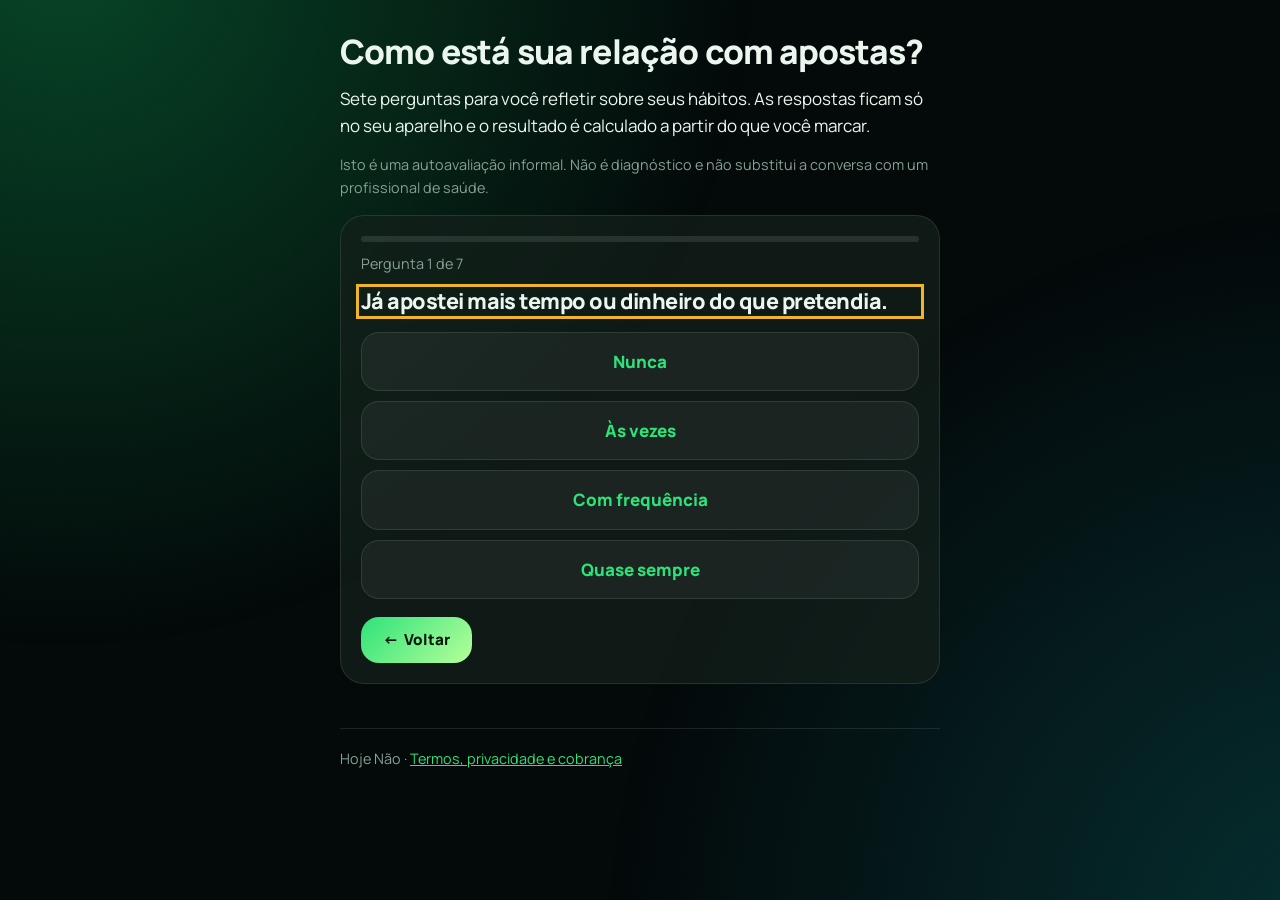
<file: index.html>
<!DOCTYPE html>
<html lang="pt-BR"><head><meta charset="utf-8">
<meta name="viewport" content="width=device-width,initial-scale=1">
<title>Autoavaliação: como está sua relação com apostas?</title>
<meta name="description" content="Sete perguntas para refletir sobre seus hábitos com apostas. Não é um diagnóstico.">
<link rel="stylesheet" href="style.css"></head>
<body><main>
<h1>Como está sua relação com apostas?</h1>
<p>Sete perguntas para você refletir sobre seus hábitos. As respostas ficam só no seu aparelho e o resultado é calculado a partir do que você marcar.</p>
<p class="muted">Isto é uma autoavaliação informal. Não é diagnóstico e não substitui a conversa com um profissional de saúde.</p>

<section id="quiz" class="box">
<div class="bar" aria-hidden="true"><i id="prog" style="width:0"></i></div>
<p class="muted" id="count" style="margin-top:10px"></p>
<h2 id="q" style="margin-top:0" tabindex="-1"></h2>
<div class="opts" id="opts"></div>
<button class="btn alt hide" id="back" type="button">Voltar</button>
</section>

<section id="result" class="hide" aria-live="polite">
<h2 id="rt" tabindex="-1"></h2>
<p id="rp"></p>
<div class="box note">
<p><strong>Se você quer conversar com alguém</strong></p>
<p>CVV: ligue 188, 24 horas, gratuito. CAPS AD: atendimento gratuito pelo SUS para quem quer cuidar do uso de álcool, drogas e jogos. Jogadores Anônimos: grupos de apoio gratuitos, presenciais e on-line.</p>
</div>
<p>Se quiser uma ferramenta de apoio no celular, conheça o Hoje Não. Ele conta seus dias sem apostar e ajuda na hora da vontade. É um apoio, não é tratamento.</p>
<a class="btn" href="2-oferta.html">Conhecer o Hoje Não</a>
<p style="margin-top:12px"><button class="btn alt" id="redo" type="button">Refazer a autoavaliação</button></p>
</section>

<footer class="muted">Hoje Não · <a href="termos.html">Termos, privacidade e cobrança</a></footer>
</main>
<script>
const Q=["Já apostei mais tempo ou dinheiro do que pretendia.","Sinto vontade forte de apostar quando estou estressado, ansioso ou entediado.","Já tentei parar ou reduzir e não consegui.","Escondo ou diminuo para outras pessoas o quanto aposto.","Já usei dinheiro de contas ou necessidades básicas para apostar.","Aposto mais para tentar recuperar o que perdi.","Apostar já prejudicou meu sono, trabalho ou relacionamentos."];
const O=["Nunca","Às vezes","Com frequência","Quase sempre"];
const R=[[5,"Sinais baixos","Suas respostas mostram poucos sinais de dificuldade. Vale manter atenção ao tempo e ao dinheiro que você gasta com apostas."],
[12,"Sinais moderados","Algumas respostas indicam que apostar pode estar pesando na sua rotina. Conversar com alguém de confiança ou com um profissional pode ajudar a entender melhor."],
[21,"Sinais fortes","Suas respostas indicam que apostar pode estar causando prejuízo importante. Procurar apoio profissional é um bom próximo passo, e os contatos abaixo são gratuitos."]];
let i=0,a=[];
const $=id=>document.getElementById(id);
function show(){
 $("prog").style.width=(i/Q.length*100)+"%";
 $("count").textContent="Pergunta "+(i+1)+" de "+Q.length;
 $("q").textContent=Q[i];
 $("opts").innerHTML="";
 O.forEach((t,n)=>{const b=document.createElement("button");b.type="button";b.className="btn alt";b.textContent=t;b.onclick=()=>{a[i]=n;i++;i<Q.length?show():done()};$("opts").appendChild(b)});
 $("back").classList.toggle("hide",i===0);
 $("q").focus();
}
function done(){
 const s=a.reduce((x,y)=>x+y,0),r=R.find(r=>s<=r[0]);
 $("quiz").classList.add("hide");$("result").classList.remove("hide");
 $("rt").textContent=r[1];$("rp").textContent=r[2];$("rt").focus();
}
$("back").onclick=()=>{i--;show()};
$("redo").onclick=()=>{i=0;a=[];$("result").classList.add("hide");$("quiz").classList.remove("hide");show()};
show();
</script></body></html>
</file>
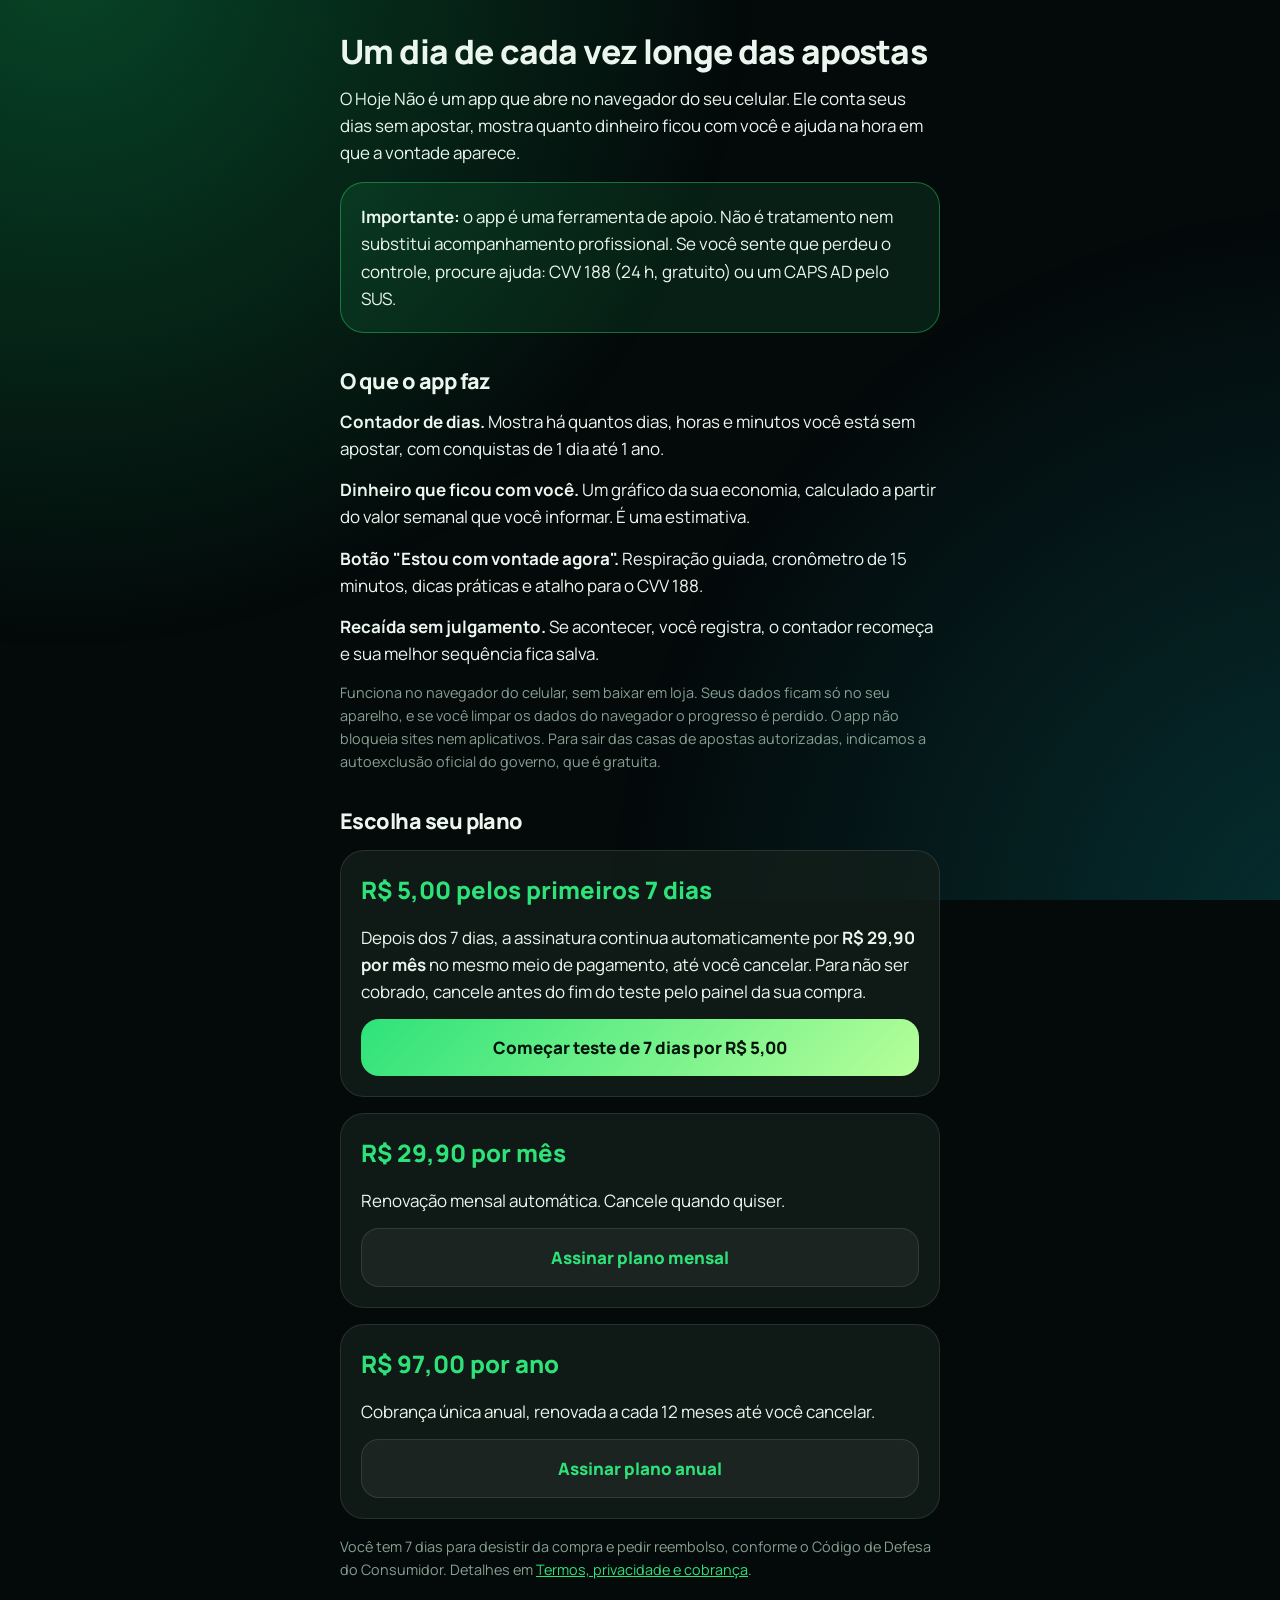
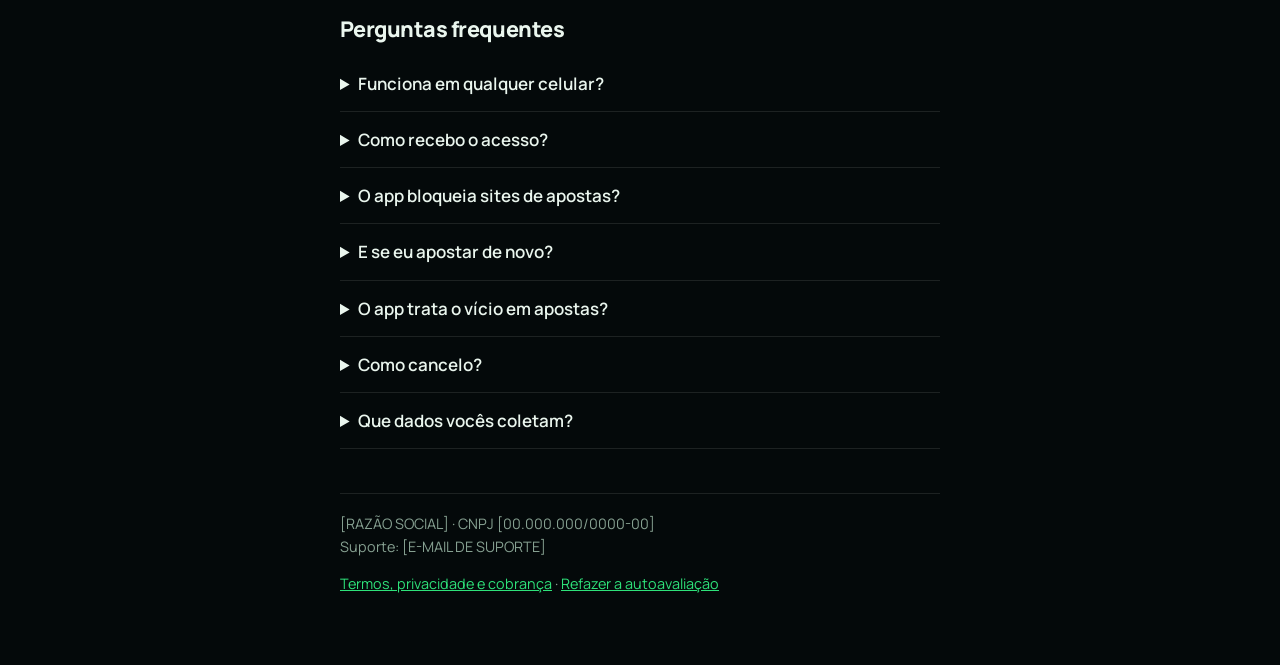
<file: 2-oferta.html>
<!DOCTYPE html>
<html lang="pt-BR"><head><meta charset="utf-8">
<meta name="viewport" content="width=device-width,initial-scale=1">
<title>Hoje Não: contador de dias sem apostar e apoio na hora da vontade</title>
<meta name="description" content="App que conta seus dias sem apostar, mostra quanto dinheiro ficou com você e ajuda na hora da vontade.">
<link rel="stylesheet" href="style.css"></head>
<body><main>
<h1>Um dia de cada vez longe das apostas</h1>
<p>O Hoje Não é um app que abre no navegador do seu celular. Ele conta seus dias sem apostar, mostra quanto dinheiro ficou com você e ajuda na hora em que a vontade aparece.</p>
<div class="box note"><strong>Importante:</strong> o app é uma ferramenta de apoio. Não é tratamento nem substitui acompanhamento profissional. Se você sente que perdeu o controle, procure ajuda: CVV 188 (24 h, gratuito) ou um CAPS AD pelo SUS.</div>

<h2>O que o app faz</h2>
<p><strong>Contador de dias.</strong> Mostra há quantos dias, horas e minutos você está sem apostar, com conquistas de 1 dia até 1 ano.</p>
<p><strong>Dinheiro que ficou com você.</strong> Um gráfico da sua economia, calculado a partir do valor semanal que você informar. É uma estimativa.</p>
<p><strong>Botão "Estou com vontade agora".</strong> Respiração guiada, cronômetro de 15 minutos, dicas práticas e atalho para o CVV 188.</p>
<p><strong>Recaída sem julgamento.</strong> Se acontecer, você registra, o contador recomeça e sua melhor sequência fica salva.</p>
<p class="muted">Funciona no navegador do celular, sem baixar em loja. Seus dados ficam só no seu aparelho, e se você limpar os dados do navegador o progresso é perdido. O app não bloqueia sites nem aplicativos. Para sair das casas de apostas autorizadas, indicamos a autoexclusão oficial do governo, que é gratuita.</p>

<h2>Escolha seu plano</h2>
<div class="box">
<p class="price">R$ 5,00 pelos primeiros 7 dias</p>
<p>Depois dos 7 dias, a assinatura continua automaticamente por <strong>R$ 29,90 por mês</strong> no mesmo meio de pagamento, até você cancelar. Para não ser cobrado, cancele antes do fim do teste pelo painel da sua compra.</p>
<a class="btn" href="https://pay.kiwify.com.br/ZNt9BVf">Começar teste de 7 dias por R$ 5,00</a>
</div>
<div class="box">
<p class="price">R$ 29,90 por mês</p>
<p>Renovação mensal automática. Cancele quando quiser.</p>
<a class="btn alt" href="https://pay.kiwify.com.br/Fqc5IGU">Assinar plano mensal</a>
</div>
<div class="box">
<p class="price">R$ 97,00 por ano</p>
<p>Cobrança única anual, renovada a cada 12 meses até você cancelar.</p>
<a class="btn alt" href="https://pay.kiwify.com.br/Sgh4cZC">Assinar plano anual</a>
</div>
<p class="muted">Você tem 7 dias para desistir da compra e pedir reembolso, conforme o Código de Defesa do Consumidor. Detalhes em <a href="termos.html">Termos, privacidade e cobrança</a>.</p>

<h2>Perguntas frequentes</h2>
<details><summary>Funciona em qualquer celular?</summary><p>Sim, em Android e iPhone. Ele abre no navegador, e você pode colocar um atalho na tela inicial pelo menu do navegador.</p></details>
<details><summary>Como recebo o acesso?</summary><p>[ACESSO]</p></details>
<details><summary>O app bloqueia sites de apostas?</summary><p>Não. Ele conta seus dias e ajuda na hora da vontade. Para sair das casas de apostas autorizadas, use a autoexclusão oficial do governo, que é gratuita.</p></details>
<details><summary>E se eu apostar de novo?</summary><p>Você registra a recaída no app, o contador recomeça e sua melhor sequência continua salva. Recomeçar faz parte do processo.</p></details>
<details><summary>O app trata o vício em apostas?</summary><p>Não. Ele é uma ferramenta de apoio. O tratamento é feito por profissionais de saúde, como psicólogos e psiquiatras, e por serviços como o CAPS AD.</p></details>
<details><summary>Como cancelo?</summary><p>Pelo painel da sua compra na Kiwify, a qualquer momento, ou pelo e-mail [E-MAIL DE SUPORTE].</p></details>
<details><summary>Que dados vocês coletam?</summary><p>Os dados do contador ficam só no seu aparelho. Os dados de pagamento são tratados pela Kiwify. Veja os detalhes nos <a href="termos.html">termos</a>.</p></details>

<footer class="muted">
<p>[RAZÃO SOCIAL] · CNPJ [00.000.000/0000-00]<br>Suporte: [E-MAIL DE SUPORTE]</p>
<p><a href="termos.html">Termos, privacidade e cobrança</a> · <a href="index.html">Refazer a autoavaliação</a></p>
</footer>
</main></body></html>
</file>
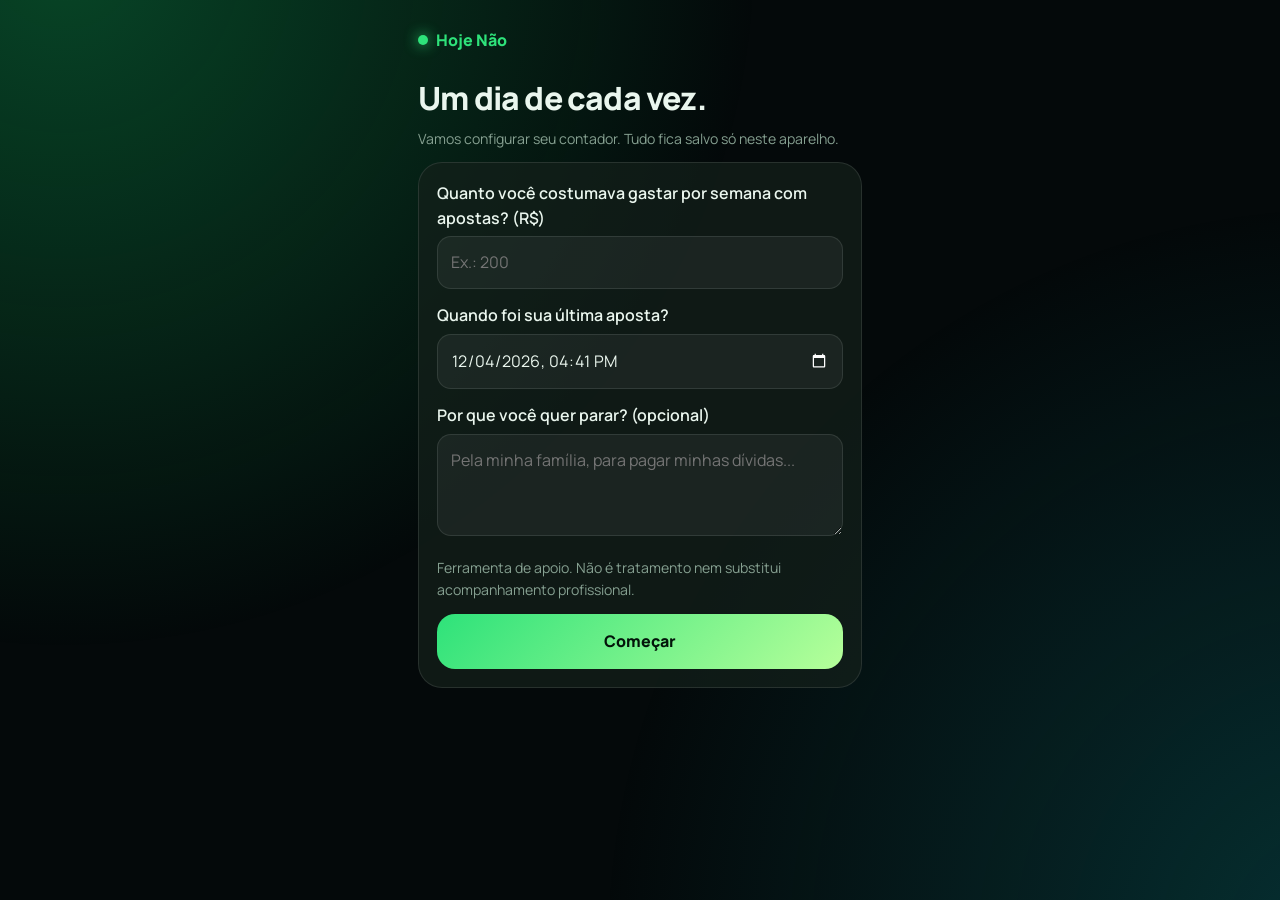
<file: app.html>
<!DOCTYPE html>
<html lang="pt-BR"><head><meta charset="utf-8">
<meta name="viewport" content="width=device-width,initial-scale=1,viewport-fit=cover">
<meta name="theme-color" content="#04090a">
<title>Hoje Não: contador de dias sem apostar</title>
<link rel="preconnect" href="https://fonts.googleapis.com"><link rel="preconnect" href="https://fonts.gstatic.com" crossorigin>
<link href="https://fonts.googleapis.com/css2?family=Manrope:wght@400;600;800&display=swap" rel="stylesheet">
<style>
:root{--bg:#04090a;--ink:#eaf6ee;--mut:#86a091;--g:#2ee27a;--glass:rgba(255,255,255,.05);--bd:rgba(255,255,255,.1);--warm:#ffab5e;color-scheme:dark}
*{box-sizing:border-box;-webkit-tap-highlight-color:transparent}
html{background:var(--bg)}
body{margin:0;min-height:100vh;color:var(--ink);font:16px/1.55 Manrope,system-ui,sans-serif;overflow-x:hidden}
.orb{display:none}body::before{content:"";position:fixed;inset:0;z-index:-1;background:radial-gradient(circle at 5% -5%,rgba(12,143,74,.45),transparent 45%),radial-gradient(circle at 105% 105%,rgba(10,107,110,.4),transparent 45%)}
.o1{width:380px;height:380px;background:#0c8f4a;top:-120px;left:-100px}
.o2{width:320px;height:320px;background:#0a6b6e;bottom:-100px;right:-80px;animation-delay:-9s}
@keyframes fl{to{transform:translate(40px,60px) scale(1.15)}}
main{max-width:480px;margin:0 auto;padding:max(18px,env(safe-area-inset-top)) 18px 190px}
h1,h2,.num{letter-spacing:-.025em;margin:0}h1{font-size:2rem;font-weight:800;line-height:1.1}
h2{font-size:.8rem;font-weight:600;color:var(--mut);text-transform:uppercase;letter-spacing:.1em;margin-bottom:10px}
p{margin:0 0 10px}.mut{color:var(--mut);font-size:.88rem}a{color:var(--g)}
.glass{background:rgba(20,32,27,.72);border:1px solid var(--bd);border-radius:24px;padding:18px;margin:12px 0}
.top{display:flex;justify-content:space-between;align-items:center;margin-bottom:6px}
.brand{font-weight:800;display:flex;gap:8px;align-items:center}.dot{width:10px;height:10px;border-radius:50%;background:var(--g);box-shadow:0 0 14px var(--g)}
.ic{background:var(--glass);border:1px solid var(--bd);color:var(--ink);width:40px;height:40px;border-radius:50%;font-size:1.1rem;cursor:pointer;transition:.3s}.ic:hover{transform:rotate(60deg)}
.pg{display:none}.pg.on{display:block}
.on>*{animation:in .6s cubic-bezier(.2,.8,.2,1) both}
.on>:nth-child(2){animation-delay:.07s}.on>:nth-child(3){animation-delay:.14s}.on>:nth-child(4){animation-delay:.21s}.on>:nth-child(5){animation-delay:.28s}
@keyframes in{from{opacity:0;transform:translateY(16px)}}
.greet{text-align:center;color:var(--mut);margin:14px 0 0}
.ringw{position:relative;width:250px;height:250px;margin:10px auto}
.ringw svg{width:100%;height:100%;transform:rotate(-90deg)}
.trk{fill:none;stroke:rgba(255,255,255,.07);stroke-width:12}
.prg{fill:none;stroke-width:12;stroke-linecap:round;stroke-dasharray:653.45;stroke-dashoffset:653.45;transition:stroke-dashoffset 1.6s cubic-bezier(.2,.8,.2,1)}
.ctr{position:absolute;inset:0;display:grid;place-content:center;text-align:center}
.num{font-size:4.6rem;font-weight:800;line-height:1;background:linear-gradient(180deg,#fff,#9af5b8);-webkit-background-clip:text;background-clip:text;color:transparent}
.tm{text-align:center;font-weight:600;font-variant-numeric:tabular-nums;margin:0}
.two{display:grid;grid-template-columns:1fr 1fr;gap:12px}.two .glass{margin:0;padding:16px}
.val{font-size:1.45rem;font-weight:800;color:var(--g);font-variant-numeric:tabular-nums}
.bd9{display:grid;grid-template-columns:repeat(3,1fr);gap:10px}
.bd{aspect-ratio:1;border-radius:20px;border:1px solid var(--bd);background:var(--glass);display:grid;place-content:center;text-align:center;opacity:.4;transition:.5s}
.bd b{font-size:1.8rem;line-height:1}.bd small{font-size:.68rem;color:var(--mut)}
.bd.u{opacity:1;border-color:rgba(46,226,122,.6);background:rgba(46,226,122,.1);box-shadow:0 0 24px rgba(46,226,122,.18);animation:pop .7s var(--d,0s) cubic-bezier(.2,.9,.3,1.3) both}
@keyframes pop{from{opacity:0;transform:scale(.8)}}
svg.ch{width:100%;height:auto;display:block}
@keyframes dr{to{stroke-dashoffset:0}}
.btn{display:block;width:100%;border:0;border-radius:18px;padding:15px;font:inherit;font-weight:800;cursor:pointer;color:#03140a;text-align:center;text-decoration:none;background:linear-gradient(135deg,#2ee27a,#b6ff9a);transition:transform .25s,box-shadow .25s}
.btn:hover{box-shadow:0 8px 28px rgba(46,226,122,.35)}.btn:active{transform:scale(.97)}
.btn.alt{background:var(--glass);color:var(--g);border:1px solid var(--bd)}
.fab{position:fixed;left:50%;bottom:calc(92px + env(safe-area-inset-bottom,0px));transform:translateX(-50%);width:min(440px,calc(100% - 36px));background:linear-gradient(135deg,#ff9a4d,#ffc27a);color:#1a0a02;z-index:5;box-shadow:0 6px 24px rgba(255,171,94,.35)}
.fab:active{transform:translateX(-50%) scale(.97)}
@keyframes pul{0%{box-shadow:0 0 0 0 rgba(255,171,94,.5)}70%,100%{box-shadow:0 0 0 18px rgba(255,171,94,0)}}
.tabs{position:fixed;left:50%;bottom:calc(14px + env(safe-area-inset-bottom,0px));transform:translateX(-50%);width:min(440px,calc(100% - 36px));display:grid;grid-template-columns:repeat(3,1fr);padding:5px;border-radius:22px;background:rgba(10,18,15,.96);border:1px solid var(--bd);z-index:6;--i:0}
.ind{position:absolute;top:5px;bottom:5px;left:5px;width:calc((100% - 10px)/3);border-radius:17px;background:rgba(46,226,122,.16);border:1px solid rgba(46,226,122,.4);transform:translateX(calc(var(--i)*100%));transition:transform .5s cubic-bezier(.3,1.25,.4,1)}
.tabs button{position:relative;background:none;border:0;color:var(--mut);font:600 .72rem Manrope,system-ui;padding:9px 0;display:grid;justify-items:center;gap:2px;cursor:pointer;transition:color .3s}
.tabs button[aria-selected=true]{color:var(--g)}
.tabs svg{width:22px;height:22px;fill:none;stroke:currentColor;stroke-width:1.8;stroke-linejoin:round}
label{display:block;font-weight:600;margin:14px 0 6px}
input,textarea{width:100%;font:inherit;padding:13px;border-radius:14px;border:1px solid var(--bd);background:rgba(255,255,255,.05);color:var(--ink);transition:border-color .3s,box-shadow .3s}
input:focus,textarea:focus{outline:0;border-color:var(--g);box-shadow:0 0 0 4px rgba(46,226,122,.15)}
:focus-visible{outline:3px solid #f0b429;outline-offset:2px}
.sheet{position:fixed;inset:0;z-index:20;display:flex;flex-direction:column;align-items:center;padding:max(22px,env(safe-area-inset-top)) 22px calc(22px + env(safe-area-inset-bottom,0px));background:radial-gradient(circle at 50% 30%,#0b3b25,#03080a 70%);overflow:auto;opacity:0;visibility:hidden;transform:translateY(40px);transition:opacity .5s,transform .6s cubic-bezier(.2,.8,.2,1),visibility 0s .6s}
.sheet.on{opacity:1;visibility:visible;transform:none;transition-delay:0s}
.sheet>div{width:100%;max-width:420px;text-align:center}
.orbw{position:relative;width:200px;height:200px;margin:14px auto;display:grid;place-content:center}
.orbw i{position:absolute;inset:0;border-radius:50%;background:radial-gradient(circle at 35% 30%,#b6ff9a,#2ee27a 55%,#0c8f4a);box-shadow:0 0 70px rgba(46,226,122,.5);transform:scale(.55);transition:transform 4s ease-in-out}
.orbw b{position:relative;color:#03140a;font-size:1.3rem}
.cd{font-size:2.2rem;font-weight:800;font-variant-numeric:tabular-nums;margin:6px 0}
.cdr{height:6px;background:rgba(255,255,255,.1);border-radius:3px;overflow:hidden;margin:0 auto 14px;max-width:260px}.cdr i{display:block;height:100%;width:100%;background:var(--g);transform-origin:left;transition:transform 1s linear}
.tip{min-height:84px;display:grid;place-content:center;padding:14px;border-radius:18px;background:var(--glass);border:1px solid var(--bd);transition:opacity .25s}
.tip.f{opacity:0}
dialog{background:#0b1411;color:var(--ink);border:1px solid var(--bd);border-radius:24px;padding:22px;max-width:min(440px,92vw);width:100%}
dialog::backdrop{background:rgba(0,0,0,.7)}
dialog[open]{animation:pop2 .4s cubic-bezier(.2,.9,.3,1.2)}
@keyframes pop2{from{opacity:0;transform:scale(.93) translateY(12px)}}
.seg{display:grid;grid-template-columns:1fr 1fr;gap:6px;padding:5px;border-radius:16px;background:var(--glass);border:1px solid var(--bd);margin:10px 0}
.seg button{border:0;border-radius:12px;padding:10px;background:none;color:var(--mut);font:700 .9rem Manrope,system-ui;cursor:pointer;transition:.3s}
.seg button[aria-selected=true]{background:rgba(46,226,122,.16);color:var(--g)}
.steps{counter-reset:s;list-style:none;padding:0;margin:8px 0;text-align:left}
.steps li{counter-increment:s;position:relative;padding:12px 12px 12px 54px;margin:8px 0;background:var(--glass);border:1px solid var(--bd);border-radius:16px;animation:in .5s both}
.steps li::before{content:counter(s);position:absolute;left:13px;top:12px;width:28px;height:28px;border-radius:50%;background:rgba(46,226,122,.16);border:1px solid rgba(46,226,122,.5);color:var(--g);display:grid;place-content:center;font-weight:800}
#sp>div{text-align:left}#sp h2{margin-top:20px}
.hn{color:var(--g);font-weight:800}.hide{display:none!important}.gap{display:grid;gap:8px;margin-top:12px}
@media(prefers-reduced-motion:reduce){*,*::before{animation:none!important;transition:none!important}}
</style></head>
<body><i class="orb o1"></i><i class="orb o2"></i>
<main>
<section id="setup" class="pg on">
<div class="brand" style="margin:10px 0 28px"><i class="dot"></i><span class="hn">Hoje Não</span></div>
<h1>Um dia de cada vez.</h1>
<p class="mut" style="margin-top:12px">Vamos configurar seu contador. Tudo fica salvo só neste aparelho.</p>
<div class="glass"><label for="sw" style="margin-top:0">Quanto você costumava gastar por semana com apostas? (R$)</label>
<input id="sw" type="number" min="0" step="10" inputmode="decimal" placeholder="Ex.: 200">
<label for="ss">Quando foi sua última aposta?</label><input id="ss" type="datetime-local">
<label for="sr">Por que você quer parar? (opcional)</label><textarea id="sr" rows="3" placeholder="Pela minha família, para pagar minhas dívidas..."></textarea>
<p class="mut" style="margin:14px 0">Ferramenta de apoio. Não é tratamento nem substitui acompanhamento profissional.</p>
<button class="btn" id="go" type="button">Começar</button></div>
</section>

<div id="app" class="hide">
<header class="top"><div class="brand"><i class="dot"></i><span class="hn">Hoje Não</span></div><button class="ic" id="gear" type="button" aria-label="Configurações">⚙</button></header>

<section class="pg on" id="v0">
<p class="greet" id="gr"></p>
<div class="ringw"><svg viewBox="0 0 250 250"><defs><linearGradient id="rg" x1="0" y1="0" x2="1" y2="1"><stop offset="0" stop-color="#2ee27a"/><stop offset="1" stop-color="#d4ffb8"/></linearGradient></defs><circle class="trk" cx="125" cy="125" r="104"/><circle class="prg" id="rp" cx="125" cy="125" r="104" stroke="url(#rg)"/></svg>
<div class="ctr"><div class="num" id="d">0</div><div class="mut" id="dl">dias sem apostar</div></div></div>
<div><p class="tm" id="tm"></p><p class="mut" id="mt" style="text-align:center"></p></div>
<div class="two"><div class="glass"><h2>Economizado</h2><div class="val" id="sv">R$ 0,00</div></div><div class="glass"><h2>Em 1 ano</h2><div class="val" id="yr">R$ 0</div></div></div>
<div class="glass"><h2>Sua economia</h2><svg class="ch" id="ch" viewBox="0 0 320 150" role="img" aria-label="Gráfico da economia acumulada"></svg><p class="mut" id="chn" style="margin:8px 0 0"></p></div>
<div class="glass hide" id="rc"><h2>Meu motivo</h2><p id="rs" style="margin:0;font-size:1.05rem"></p></div>
</section>

<section class="pg" id="v1">
<div class="glass"><h2>Conquistas</h2><div class="bd9" id="bg"></div></div>
<div class="two"><div class="glass"><h2>Melhor sequência</h2><div class="val" id="best">0 dias</div></div><div class="glass"><h2>Vontades vencidas</h2><div class="val" id="ug">0</div></div></div>
<div class="glass"><h2>Próxima conquista</h2><p id="ms" style="font-size:1.1rem;font-weight:600"></p><p class="mut" style="margin:0">Cada dia conta. Continue.</p></div>
</section>

<section class="pg" id="v2">
<div class="glass"><h2>Apoio gratuito</h2>
<p>Se a vontade estiver muito forte ou você estiver mal, fale com alguém agora.</p>
<div class="gap"><a class="btn" href="tel:188">CVV: ligue 188 (24 h)</a>
<a class="btn alt" href="https://www.gov.br/fazenda/pt-br/composicao/orgaos/secretaria-de-premios-e-apostas/autoexclusao" target="_blank" rel="noopener">Autoexclusão oficial do governo</a></div>
<p class="mut" style="margin-top:12px">Também ajudam o CAPS AD (SUS, gratuito) e os grupos de Jogadores Anônimos.</p></div>
<div class="glass"><h2>Proteção extra</h2><p>Um filtro gratuito de DNS bloqueia sites de apostas no celular inteiro. Leva uns 5 minutos para configurar.</p><button class="btn alt" id="pe" type="button">Ver passo a passo</button></div>
<div class="glass"><h2>Recaiu?</h2><p>Acontece, e não apaga o que você construiu. Sua melhor sequência fica salva.</p><button class="btn alt" id="rel" type="button">Registrar uma recaída</button></div>
<p class="mut">O <span class="hn">Hoje Não</span> é uma ferramenta de apoio. Não é tratamento e não substitui acompanhamento profissional. <a href="termos.html">Termos e privacidade</a></p>
</section>

<button class="btn fab" id="urge" type="button">Estou com vontade agora</button>
<nav class="tabs" id="tabs" aria-label="Navegação"><i class="ind"></i>
<button type="button" aria-selected="true"><svg viewBox="0 0 24 24"><path d="M3 11l9-8 9 8v9a1 1 0 0 1-1 1h-5v-6H9v6H4a1 1 0 0 1-1-1z"/></svg>Início</button>
<button type="button" aria-selected="false"><svg viewBox="0 0 24 24"><path d="M12 3l2.7 5.6 6.1.9-4.4 4.3 1 6.1L12 17l-5.4 2.9 1-6.1L3.2 9.5l6.1-.9z"/></svg>Conquistas</button>
<button type="button" aria-selected="false"><svg viewBox="0 0 24 24"><path d="M12 21s-8-5.2-8-11a4.5 4.5 0 0 1 8-2.8A4.5 4.5 0 0 1 20 10c0 5.8-8 11-8 11z"/></svg>Apoio</button></nav>
</div>
</main>

<div class="sheet" id="sh" role="dialog" aria-modal="true" aria-label="Estou com vontade"><div>
<h1 style="font-size:1.6rem;margin-top:8px">Respire. A vontade passa.</h1>
<div class="orbw"><i id="orb"></i><b id="bl">Inspire</b></div>
<div class="cd" id="cd">15:00</div><div class="cdr"><i id="cb"></i></div>
<div class="tip" id="tp"></div><p class="mut" id="ur" style="margin:10px 0 0"></p>
<div class="gap"><button class="btn alt" id="nt" type="button">Outra dica</button><button class="btn" id="ok" type="button">Passou, estou bem</button>
<a class="btn alt" href="tel:188">Falar com alguém agora: CVV 188</a><button class="btn alt" id="cu" type="button" style="color:var(--mut)">Fechar</button></div></div></div>

<div class="sheet" id="sp" role="dialog" aria-modal="true" aria-label="Proteção extra"><div>
<h1 style="font-size:1.6rem;margin-top:8px">Proteção extra</h1>
<p class="mut" style="margin-top:8px">Um filtro de DNS bloqueia sites de apostas no celular todo, no Wi-Fi e no 4G/5G. É um serviço gratuito de terceiros (NextDNS), não faz parte deste app, e não bloqueia tudo.</p>
<h2>1. Crie sua configuração</h2>
<ol class="steps"><li>No navegador, acesse <b>my.nextdns.io</b> e crie uma conta gratuita.</li><li>Abra a aba <b>Parental Control</b> (Controle parental) e ative a categoria <b>Gambling</b> (Apostas).</li><li>Na aba <b>Setup</b> (Configuração), copie o seu <b>ID</b>, um código curto de letras e números.</li></ol>
<h2>2. Ligue no seu celular</h2>
<div class="seg"><button type="button" data-o="0" aria-selected="true">Android</button><button type="button" data-o="1" aria-selected="false">iPhone</button></div>
<ol class="steps" id="o0"><li>Abra as <b>Configurações</b> e procure por <b>DNS privado</b> na busca. O caminho muda conforme a marca; costuma ficar em Rede e internet.</li><li>Escolha a opção <b>Nome do host do provedor de DNS privado</b>.</li><li>Digite <b>SEU-ID.dns.nextdns.io</b>, trocando SEU-ID pelo código que você copiou, e toque em <b>Salvar</b>.</li></ol>
<ol class="steps hide" id="o1"><li>No <b>Safari</b> do iPhone, abra <b>apple.nextdns.io</b> e digite o seu ID.</li><li>Baixe o perfil de configuração que aparecer.</li><li>Em <b>Ajustes</b>, toque em <b>Perfil baixado</b> e depois em <b>Instalar</b>.</li></ol>
<h2>3. Confira</h2>
<p>Na aba <b>Logs</b> do NextDNS aparecem as consultas bloqueadas, e é lá que você vê se está funcionando.</p>
<div class="glass"><h2 style="margin-top:0">O que você precisa saber</h2>
<p><b>Limite grátis:</b> 300 mil consultas por mês. Passando disso, o filtro para de funcionar sem avisar na tela. Acompanhe o uso na aba <b>Analytics</b>. Confira os planos e valores em nextdns.io.</p>
<p><b>Dá para desligar:</b> quem quer, desfaz em 30 segundos. Peça a alguém de confiança para criar a conta e guardar a senha.</p>
<p><b>Sites novos escapam:</b> as casas de apostas criam endereços espelho o tempo todo.</p>
<p style="margin:0"><b>Combine com a autoexclusão oficial</b> do governo (na aba Apoio), que é a barreira mais forte.</p></div>
<button class="btn" id="pc" type="button" style="margin-top:6px">Entendi</button></div></div>

<dialog id="dr"><h1 style="font-size:1.4rem">Tudo bem. Você continua aqui.</h1><p class="mut" style="margin:10px 0">Uma recaída não apaga o que você já construiu. Sua melhor sequência fica salva e o contador recomeça agora.</p>
<div class="gap"><button class="btn" id="rok" type="button">Recomeçar o contador</button><button class="btn alt" id="rno" type="button">Cancelar</button></div></dialog>
<dialog id="ds"><h1 style="font-size:1.4rem">Configurações</h1>
<label for="cw">Gasto semanal com apostas (R$)</label><input id="cw" type="number" min="0" step="10" inputmode="decimal">
<label for="cr">Meu motivo</label><textarea id="cr" rows="3"></textarea>
<div class="gap"><button class="btn" id="cs" type="button">Salvar</button><button class="btn alt" id="cc" type="button">Cancelar</button><button class="btn alt" id="cx" type="button" style="color:var(--warm)">Apagar todos os meus dados</button></div></dialog>

<script>
const K="hojenao_v1",DAY=864e5,C=653.45,MS=[1,3,7,14,30,60,90,180,365];
const NM={1:"Primeiro passo",3:"Embalo",7:"Uma semana",14:"Duas semanas",30:"Um mês",60:"Dois meses",90:"Três meses",180:"Meio ano",365:"Um ano"};
const TIPS=["A vontade sobe e passa em poucos minutos. Você não precisa vencer para sempre, só agora.","Saia do lugar onde está e deixe o celular em outro cômodo por 15 minutos.","Beba um copo d'água e lave o rosto. Mudar o corpo de estado ajuda a mente.","Mande mensagem para alguém de confiança: \"Estou com vontade de apostar, pode falar comigo?\"","Lembre da última vez que apostou: como você se sentiu depois que acabou?","Olhe o dinheiro que você já economizou e pense no que ele pode pagar.","Faça uma caminhada curta ou um exercício leve até o cronômetro acabar.","Se ainda tiver apps de apostas no celular, apague agora e faça a autoexclusão oficial."];
const $=id=>document.getElementById(id);
const brl=v=>v.toLocaleString("pt-BR",{style:"currency",currency:"BRL"});
let S=null,timer=null,bt=null,inh=false,ti=0,open=false,ck="",ld=-1;
try{S=JSON.parse(localStorage.getItem(K))}catch(e){}
function save(){try{localStorage.setItem(K,JSON.stringify(S))}catch(e){}}
function cnt(el,to,f){const a=el._v||0,t0=performance.now();el._v=to;if(a===to){el.textContent=f(to);return}(function s(t){const p=Math.min(1,(t-t0)/900),e=1-Math.pow(1-p,3);el.textContent=f(a+(to-a)*e);if(p<1)requestAnimationFrame(s)})(t0)}
function nowLocal(){return new Date(Date.now()-new Date().getTimezoneOffset()*6e4).toISOString().slice(0,16)}
$("ss").value=nowLocal();
$("go").onclick=()=>{let t=new Date($("ss").value).getTime();if(!t||t>Date.now())t=Date.now();
 S={start:t,weekly:Math.max(0,Number($("sw").value)||0),reason:$("sr").value.trim(),best:0,urges:0,rel:0};save();show()};
function show(){$("setup").classList.toggle("on",!S);$("setup").classList.toggle("hide",!!S);$("app").classList.toggle("hide",!S);if(S){go(0);render(true)}}
function go(i){$("tabs").style.setProperty("--i",i);[0,1,2].forEach(n=>$("v"+n).classList.toggle("on",n===i));
 $("tabs").querySelectorAll("button").forEach((b,n)=>b.setAttribute("aria-selected",n===i));scrollTo({top:0,behavior:"smooth"});if(i===0)ck=""}
$("tabs").querySelectorAll("button").forEach((b,n)=>b.onclick=()=>{go(n);render(true)});

function chart(el,per,D){
 const W=320,H=150,l=6,r=6,t=14,b=22,mx=Math.max(per*D,1),x=d=>l+(W-l-r)*d/D,y=v=>H-b-(H-t-b)*v/mx,e=Math.min(el,D);
 let s=`<defs><linearGradient id="ga" x1="0" y1="0" x2="0" y2="1"><stop offset="0" stop-color="#2ee27a" stop-opacity=".35"/><stop offset="1" stop-color="#2ee27a" stop-opacity="0"/></linearGradient></defs><line x1="${l}" y1="${H-b}" x2="${W-r}" y2="${H-b}" stroke="rgba(255,255,255,.1)"/>`;
 s+=`<path d="M${x(0)} ${y(0)} L${x(e)} ${y(per*e)} L${x(e)} ${y(0)}Z" fill="url(#ga)"/>`;
 s+=`<path d="M${x(e)} ${y(per*e)} L${x(D)} ${y(per*D)}" stroke="#2ee27a" stroke-width="2" stroke-dasharray="4 6" fill="none" opacity=".45"/>`;
 s+=`<path pathLength="1" d="M${x(0)} ${y(0)} L${x(e)} ${y(per*e)}" stroke="#2ee27a" stroke-width="3.5" stroke-linecap="round" fill="none" style="stroke-dasharray:1;stroke-dashoffset:1;animation:dr 1.6s .15s cubic-bezier(.2,.8,.2,1) forwards"/>`;
 MS.filter(m=>m<=D).forEach(m=>{s+=`<circle cx="${x(m)}" cy="${y(per*m)}" r="4.5" fill="${m<=el?"#2ee27a":"#04090a"}" stroke="#2ee27a" stroke-width="2"/><text x="${x(m)}" y="${H-6}" font-size="9" text-anchor="middle" fill="#86a091">${m}d</text>`});
 s+=`<circle cx="${x(e)}" cy="${y(per*e)}" r="6" fill="#ffab5e"/>`;$("ch").innerHTML=s;
}
function render(full){
 const el=(Date.now()-S.start)/DAY,days=Math.floor(el),per=S.weekly/7;ld=days;
 const nx=MS.find(m=>m>el)||365,pv=[...MS].reverse().find(m=>m<=el)||0,f=el>=365?1:(el-pv)/(nx-pv);
 $("gr").textContent=days===0?"Hoje já é uma vitória.":"Dia "+(days+1)+". Hoje não.";
 cnt($("d"),days,v=>Math.round(v));$("dl").textContent=days===1?"dia sem apostar":"dias sem apostar";
 setTimeout(()=>$("rp").style.strokeDashoffset=C*(1-f),60);
 $("mt").textContent=el>=365?"Mais de um ano. Parabéns!":"Faltam "+Math.max(1,Math.ceil(nx-el))+" dia(s) para "+nx+(nx===1?" dia":" dias");
 cnt($("sv"),per*el,brl);cnt($("yr"),S.weekly*52,v=>brl(v).replace(",00",""));
 const k=Math.floor(el*24)+"|"+S.weekly;if(full||k!==ck){ck=k;chart(el,per,Math.max(30,nx))}
 $("chn").textContent=S.weekly>0?"Estimativa baseada no valor que você informou. Tracejado: o que vai guardar se continuar.":"Informe seu gasto semanal em ⚙ para ver a economia.";
 $("rc").classList.toggle("hide",!S.reason);$("rs").textContent=S.reason;
 const bst=Math.max(S.best,el);$("best").textContent=Math.floor(bst)+(Math.floor(bst)===1?" dia":" dias");cnt($("ug"),S.urges,v=>Math.round(v));
 $("ms").textContent=el>=365?"Você passou de 1 ano!":nx+(nx===1?" dia":" dias")+" · "+NM[nx];
 $("bg").innerHTML=MS.map((m,i)=>`<div class="bd ${bst>=m?"u":""}" style="--d:${i*70}ms"><b>${m}</b><small>${m===1?"dia":"dias"}</small><small>${NM[m]}</small></div>`).join("");
}
function tick(){if(!S)return;const el=Date.now()-S.start,h=Math.floor(el/36e5),m=Math.floor(el%36e5/6e4),s=Math.floor(el%6e4/1e3);
 const p=n=>String(n).padStart(2,"0");$("tm").textContent=p(Math.floor(h%24))+" h  "+p(m)+" min  "+p(s)+" s";if(Math.floor(el/DAY)!==ld)render()}
setInterval(tick,1000);setInterval(()=>S&&render(),60000);

function tip(){const t=$("tp");t.classList.add("f");setTimeout(()=>{t.textContent=TIPS[ti++%TIPS.length];t.classList.remove("f")},250)}
function br(){if(!open)return;inh=!inh;const o=$("orb");o.style.transitionDuration=(inh?4:6)+"s";o.style.transform=inh?"scale(1)":"scale(.55)";$("bl").textContent=inh?"Inspire":"Solte";bt=setTimeout(br,inh?4000:6000)}
function closeU(){open=false;clearInterval(timer);clearTimeout(bt);$("sh").classList.remove("on");document.body.style.overflow="";$("orb").style.transform="scale(.55)"}
$("urge").onclick=()=>{open=true;document.body.style.overflow="hidden";ti=Math.floor(Math.random()*TIPS.length);$("tp").textContent=TIPS[ti++%TIPS.length];
 $("ur").textContent=S.reason?"Seu motivo: "+S.reason:"";const end=Date.now()+9e5;
 const t=()=>{const s=Math.max(0,Math.round((end-Date.now())/1000));$("cd").textContent=String(Math.floor(s/60)).padStart(2,"0")+":"+String(s%60).padStart(2,"0");$("cb").style.transform=`scaleX(${s/900})`;
  if(s===0){clearInterval(timer);$("tp").textContent="Quinze minutos se passaram. A vontade costuma ter diminuído bastante. Você conseguiu esperar."}};
 t();clearInterval(timer);timer=setInterval(t,1000);inh=false;$("sh").classList.add("on");setTimeout(br,500);$("ok").focus({preventScroll:true})};
$("nt").onclick=tip;$("cu").onclick=closeU;document.addEventListener("keydown",e=>{if(e.key==="Escape"&&open)closeU()});
$("ok").onclick=()=>{S.urges++;save();closeU();render()};

$("rel").onclick=()=>$("dr").showModal();$("rno").onclick=()=>$("dr").close();
$("rok").onclick=()=>{S.best=Math.max(S.best,(Date.now()-S.start)/DAY);S.start=Date.now();S.rel=(S.rel||0)+1;save();$("dr").close();go(0);render(true)};
$("gear").onclick=()=>{$("cw").value=S.weekly;$("cr").value=S.reason;$("ds").showModal()};$("cc").onclick=()=>$("ds").close();
$("cs").onclick=()=>{S.weekly=Math.max(0,Number($("cw").value)||0);S.reason=$("cr").value.trim();save();$("ds").close();render(true)};
$("cx").onclick=()=>{if(confirm("Apagar todos os seus dados deste aparelho?")){try{localStorage.removeItem(K)}catch(e){}S=null;$("ds").close();show()}};
const sp=$("sp");
$("pe").onclick=()=>{sp.classList.add("on");document.body.style.overflow="hidden";sp.scrollTo(0,0)};
function closeP(){sp.classList.remove("on");if(!open)document.body.style.overflow=""}
$("pc").onclick=closeP;
document.addEventListener("keydown",e=>{if(e.key==="Escape"&&sp.classList.contains("on"))closeP()});
sp.querySelectorAll(".seg button").forEach(b=>b.onclick=()=>{const n=+b.dataset.o;sp.querySelectorAll(".seg button").forEach((x,i)=>x.setAttribute("aria-selected",i===n));$("o0").classList.toggle("hide",n!==0);$("o1").classList.toggle("hide",n!==1)});
show();tick();
</script></body></html>
</file>
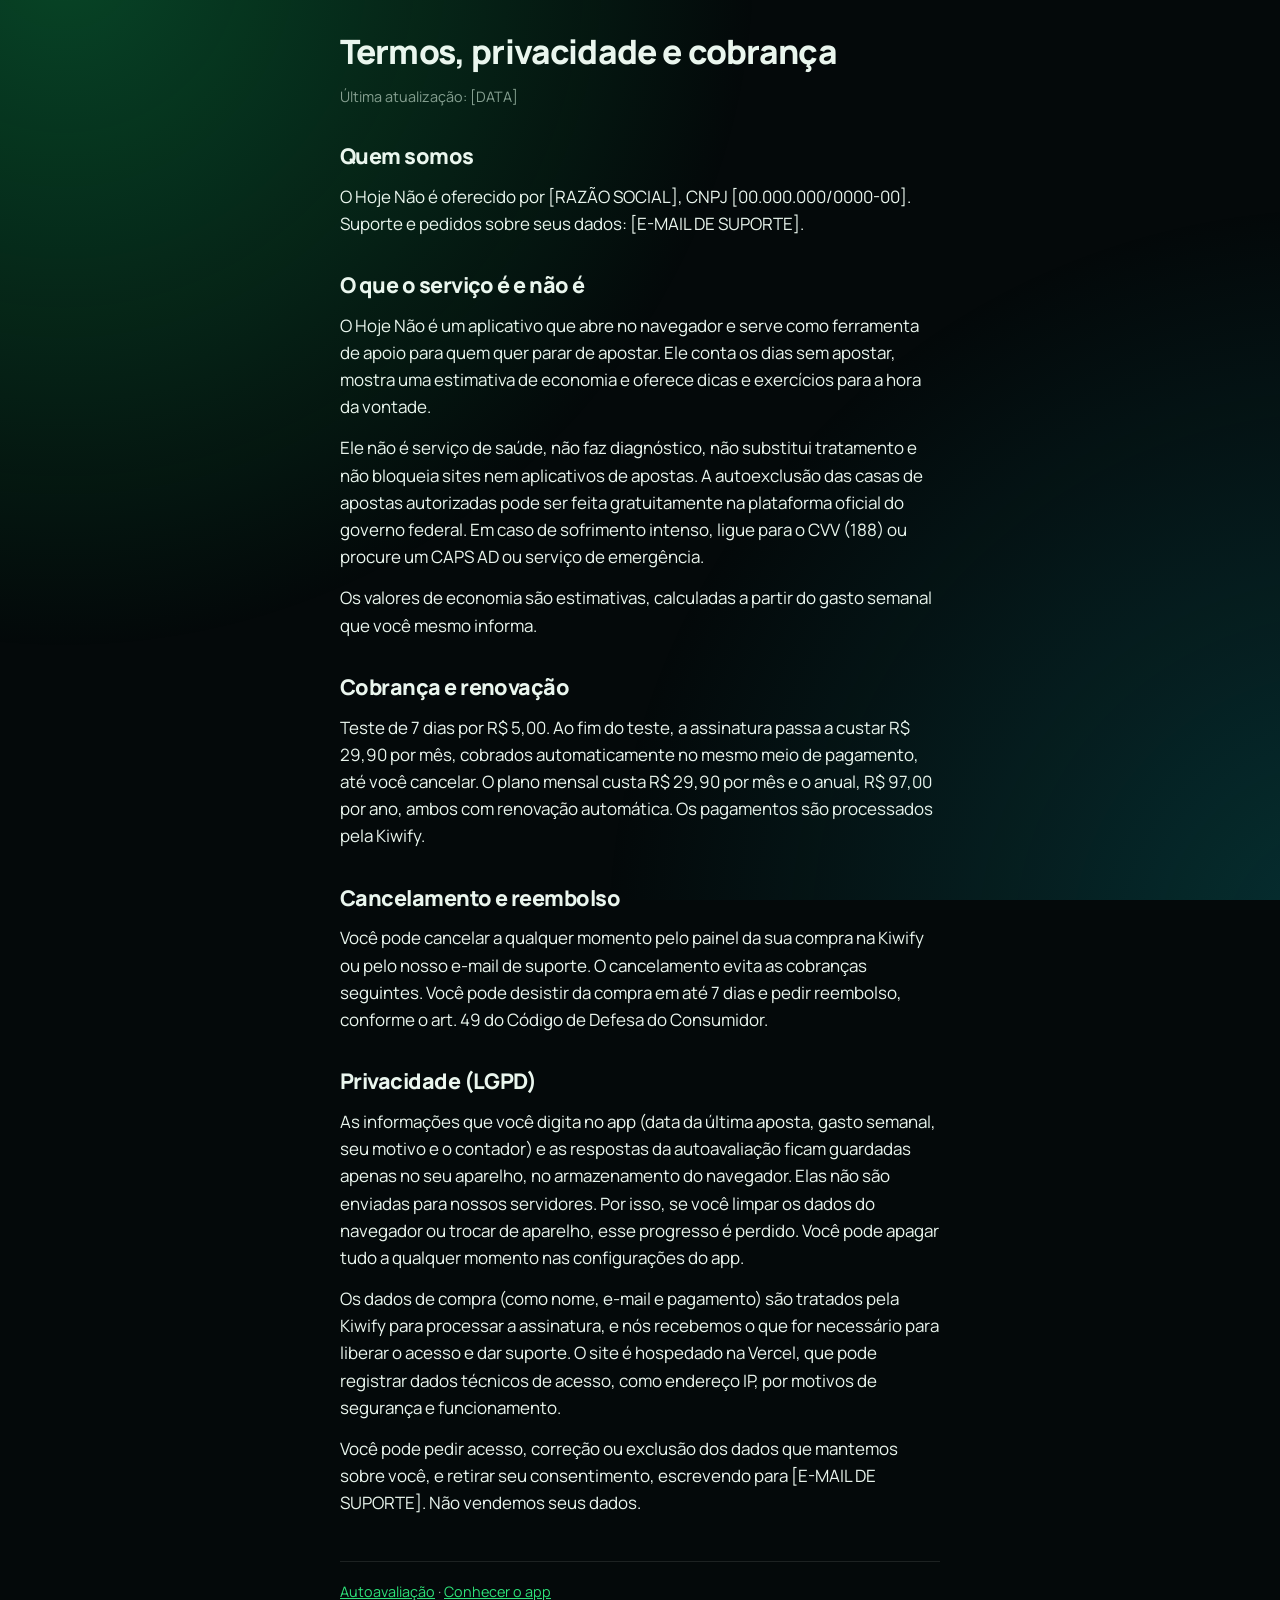
<file: termos.html>
<!DOCTYPE html>
<html lang="pt-BR"><head><meta charset="utf-8">
<meta name="viewport" content="width=device-width,initial-scale=1">
<title>Termos, privacidade e cobrança | Hoje Não</title>
<link rel="stylesheet" href="style.css"></head>
<body><main>
<h1>Termos, privacidade e cobrança</h1>
<p class="muted">Última atualização: [DATA]</p>

<h2>Quem somos</h2>
<p>O Hoje Não é oferecido por [RAZÃO SOCIAL], CNPJ [00.000.000/0000-00]. Suporte e pedidos sobre seus dados: [E-MAIL DE SUPORTE].</p>

<h2>O que o serviço é e não é</h2>
<p>O Hoje Não é um aplicativo que abre no navegador e serve como ferramenta de apoio para quem quer parar de apostar. Ele conta os dias sem apostar, mostra uma estimativa de economia e oferece dicas e exercícios para a hora da vontade.</p>
<p>Ele não é serviço de saúde, não faz diagnóstico, não substitui tratamento e não bloqueia sites nem aplicativos de apostas. A autoexclusão das casas de apostas autorizadas pode ser feita gratuitamente na plataforma oficial do governo federal. Em caso de sofrimento intenso, ligue para o CVV (188) ou procure um CAPS AD ou serviço de emergência.</p>
<p>Os valores de economia são estimativas, calculadas a partir do gasto semanal que você mesmo informa.</p>

<h2>Cobrança e renovação</h2>
<p>Teste de 7 dias por R$ 5,00. Ao fim do teste, a assinatura passa a custar R$ 29,90 por mês, cobrados automaticamente no mesmo meio de pagamento, até você cancelar. O plano mensal custa R$ 29,90 por mês e o anual, R$ 97,00 por ano, ambos com renovação automática. Os pagamentos são processados pela Kiwify.</p>

<h2>Cancelamento e reembolso</h2>
<p>Você pode cancelar a qualquer momento pelo painel da sua compra na Kiwify ou pelo nosso e-mail de suporte. O cancelamento evita as cobranças seguintes. Você pode desistir da compra em até 7 dias e pedir reembolso, conforme o art. 49 do Código de Defesa do Consumidor.</p>

<h2>Privacidade (LGPD)</h2>
<p>As informações que você digita no app (data da última aposta, gasto semanal, seu motivo e o contador) e as respostas da autoavaliação ficam guardadas apenas no seu aparelho, no armazenamento do navegador. Elas não são enviadas para nossos servidores. Por isso, se você limpar os dados do navegador ou trocar de aparelho, esse progresso é perdido. Você pode apagar tudo a qualquer momento nas configurações do app.</p>
<p>Os dados de compra (como nome, e-mail e pagamento) são tratados pela Kiwify para processar a assinatura, e nós recebemos o que for necessário para liberar o acesso e dar suporte. O site é hospedado na Vercel, que pode registrar dados técnicos de acesso, como endereço IP, por motivos de segurança e funcionamento.</p>
<p>Você pode pedir acesso, correção ou exclusão dos dados que mantemos sobre você, e retirar seu consentimento, escrevendo para [E-MAIL DE SUPORTE]. Não vendemos seus dados.</p>

<footer class="muted"><a href="index.html">Autoavaliação</a> · <a href="2-oferta.html">Conhecer o app</a></footer>
</main></body></html>
</file>
<file: style.css>
@import url("https://fonts.googleapis.com/css2?family=Manrope:wght@400;600;800&display=swap");
:root{--ink:#eaf6ee;--paper:#04090a;--card:rgba(255,255,255,.05);--accent:#2ee27a;--soft:rgba(46,226,122,.1);--line:rgba(255,255,255,.1);--muted:#86a091;color-scheme:dark}
*{box-sizing:border-box;-webkit-tap-highlight-color:transparent}
body{margin:0;min-height:100vh;background:var(--paper);color:var(--ink);font:17px/1.6 Manrope,system-ui,-apple-system,"Segoe UI",sans-serif}
body::before{content:"";position:fixed;inset:0;z-index:-1;background:radial-gradient(circle at 5% -5%,rgba(12,143,74,.45),transparent 45%),radial-gradient(circle at 105% 105%,rgba(10,107,110,.4),transparent 45%)}
@keyframes in{from{opacity:0;transform:translateY(16px)}}
main{max-width:640px;margin:0 auto;padding:32px 20px 56px;animation:in .7s cubic-bezier(.2,.8,.2,1) both}
h1,h2{line-height:1.15;letter-spacing:-.025em;margin:0 0 14px;font-weight:800}
h1{font-size:2.1rem}h2{font-size:1.35rem;margin-top:36px}
p{margin:0 0 14px}a{color:var(--accent)}
.muted{color:var(--muted);font-size:.9rem}
.box{background:rgba(20,32,27,.72);border:1px solid var(--line);border-radius:24px;padding:20px;margin:16px 0}
.note{background:var(--soft);border-color:rgba(46,226,122,.4)}
.btn{display:block;width:100%;text-align:center;background:linear-gradient(135deg,#2ee27a,#b6ff9a);color:#03140a;border:0;border-radius:18px;padding:15px 18px;font:inherit;font-weight:800;text-decoration:none;cursor:pointer;transition:transform .25s,box-shadow .25s}
.btn.alt{background:var(--card);color:var(--accent);border:1px solid var(--line)}
.btn:hover{box-shadow:0 8px 28px rgba(46,226,122,.3)}.btn:active{transform:scale(.97)}
:focus-visible{outline:3px solid #f0b429;outline-offset:2px}
.opts{display:grid;gap:10px;margin:18px 0}.opts .btn{animation:in .5s both}
.opts .btn:nth-child(2){animation-delay:.06s}.opts .btn:nth-child(3){animation-delay:.12s}.opts .btn:nth-child(4){animation-delay:.18s}
.bar{height:6px;background:var(--line);border-radius:3px;overflow:hidden}
.bar i{display:block;height:100%;background:var(--accent);border-radius:3px;box-shadow:0 0 12px var(--accent);transition:width .5s cubic-bezier(.2,.8,.2,1)}
.price{font-size:1.5rem;font-weight:800;color:var(--accent)}
details{border-bottom:1px solid var(--line);padding:14px 0}summary{cursor:pointer;font-weight:600}
footer{margin-top:44px;padding-top:18px;border-top:1px solid var(--line)}
.hn{color:var(--accent);font-weight:800}
.hide{display:none}
@media(prefers-reduced-motion:reduce){*,*::before,*::after{animation:none!important;transition:none!important}}
#back::before{content:"\2190\00a0\00a0"}
#back{display:inline-block;width:auto;background:linear-gradient(135deg,#2ee27a,#b6ff9a);color:#03140a;border:0;padding:11px 22px;font-weight:800;font-size:.95rem}
</file>
